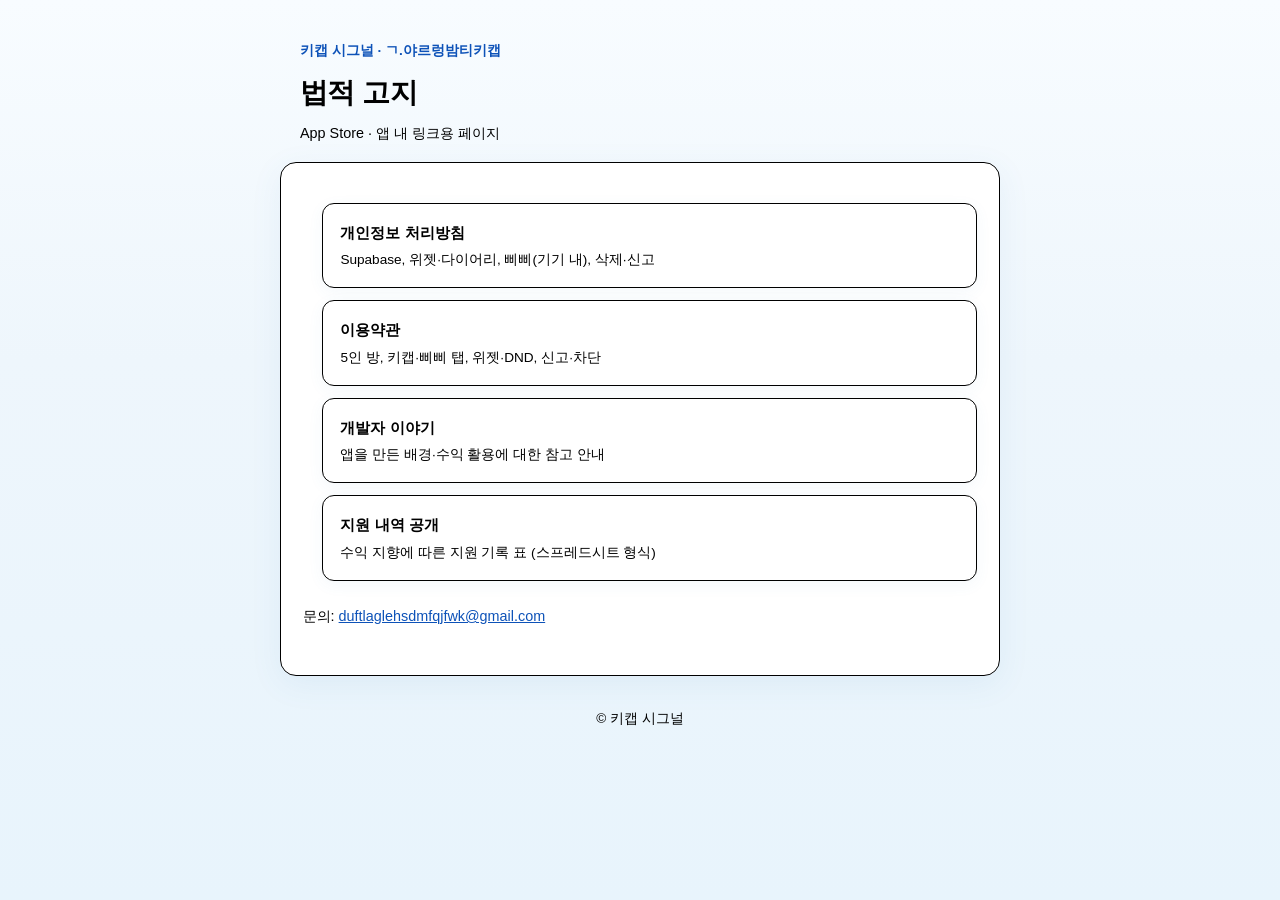
<file: index.html>
<!DOCTYPE html>
<html lang="ko">
<head>
  <meta charset="utf-8">
  <meta http-equiv="refresh" content="0; url=legal/index.html">
  <title>키캡 시그널 — 법적 고지</title>
</head>
<body>
  <p><a href="legal/index.html">법적 고지로 이동</a></p>
</body>
</html>
</file>
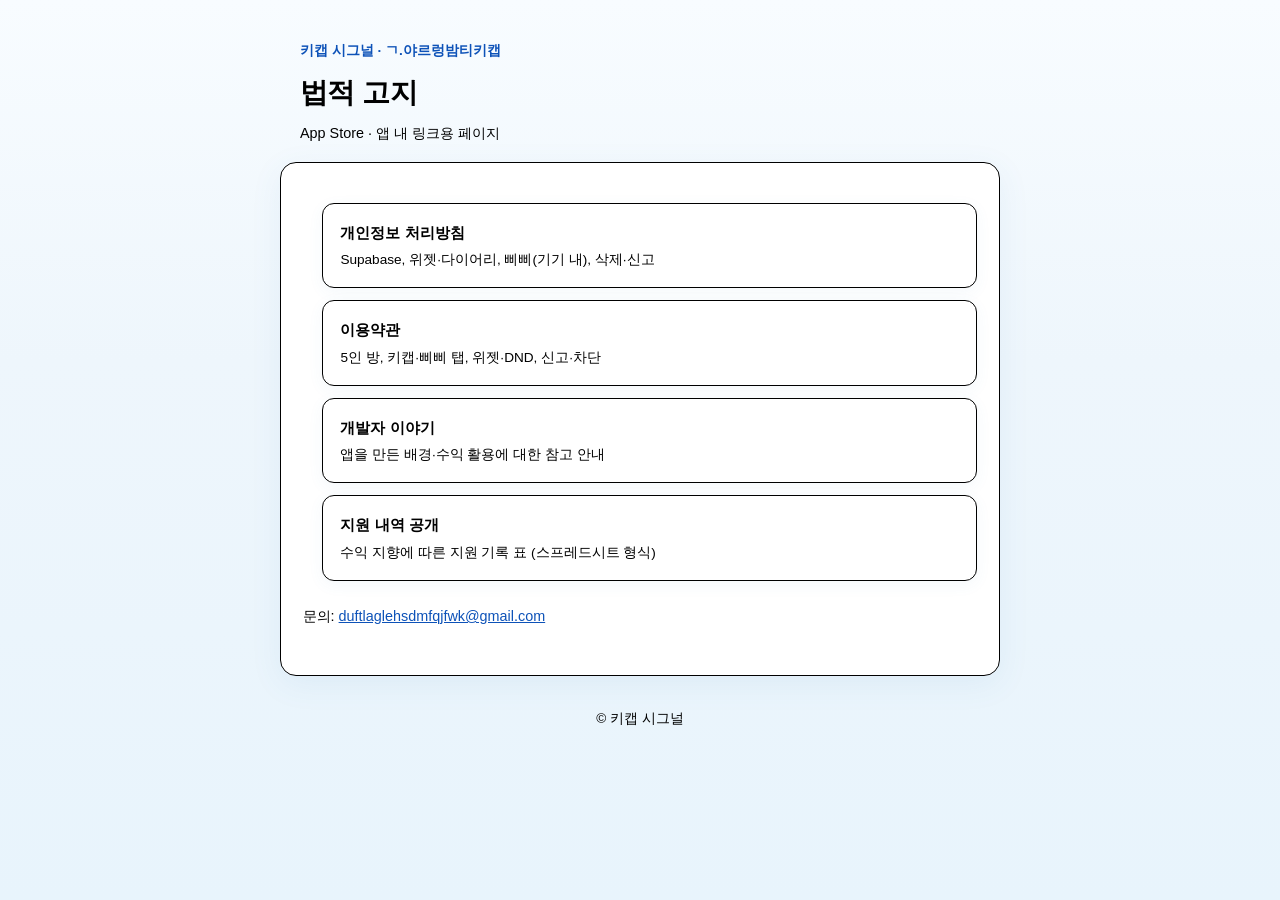
<file: legal/index.html>
<!DOCTYPE html>
<html lang="ko">
<head>
  <meta charset="utf-8">
  <meta name="viewport" content="width=device-width, initial-scale=1">
  <title>법적 고지 — 키캡 시그널</title>
  <link rel="stylesheet" href="style.css">
</head>
<body>
  <header class="site-header">
    <p class="eyebrow">키캡 시그널 · ㄱ.야르렁밤티키캡</p>
    <h1>법적 고지</h1>
    <p class="meta">App Store · 앱 내 링크용 페이지</p>
  </header>

  <main class="content">
    <ul class="card-list">
      <li>
        <a href="privacy.html">
          개인정보 처리방침
          <span>Supabase, 위젯·다이어리, 삐삐(기기 내), 삭제·신고</span>
        </a>
      </li>
      <li>
        <a href="terms.html">
          이용약관
          <span>5인 방, 키캡·삐삐 탭, 위젯·DND, 신고·차단</span>
        </a>
      </li>
      <li>
        <a href="developer-story.html">
          개발자 이야기
          <span>앱을 만든 배경·수익 활용에 대한 참고 안내</span>
        </a>
      </li>
      <li>
        <a href="support-ledger.html">
          지원 내역 공개
          <span>수익 지향에 따른 지원 기록 표 (스프레드시트 형식)</span>
        </a>
      </li>
    </ul>
    <p style="margin-top:1.5rem;font-size:0.9rem;color:var(--muted);">
      문의: <a id="support-mail" href="mailto:duftlaglehsdmfqjfwk@gmail.com">duftlaglehsdmfqjfwk@gmail.com</a>
    </p>
  </main>

  <footer class="site-footer">
    <p class="copy">© 키캡 시그널</p>
  </footer>
  <script src="config.js"></script>
</body>
</html>
</file>
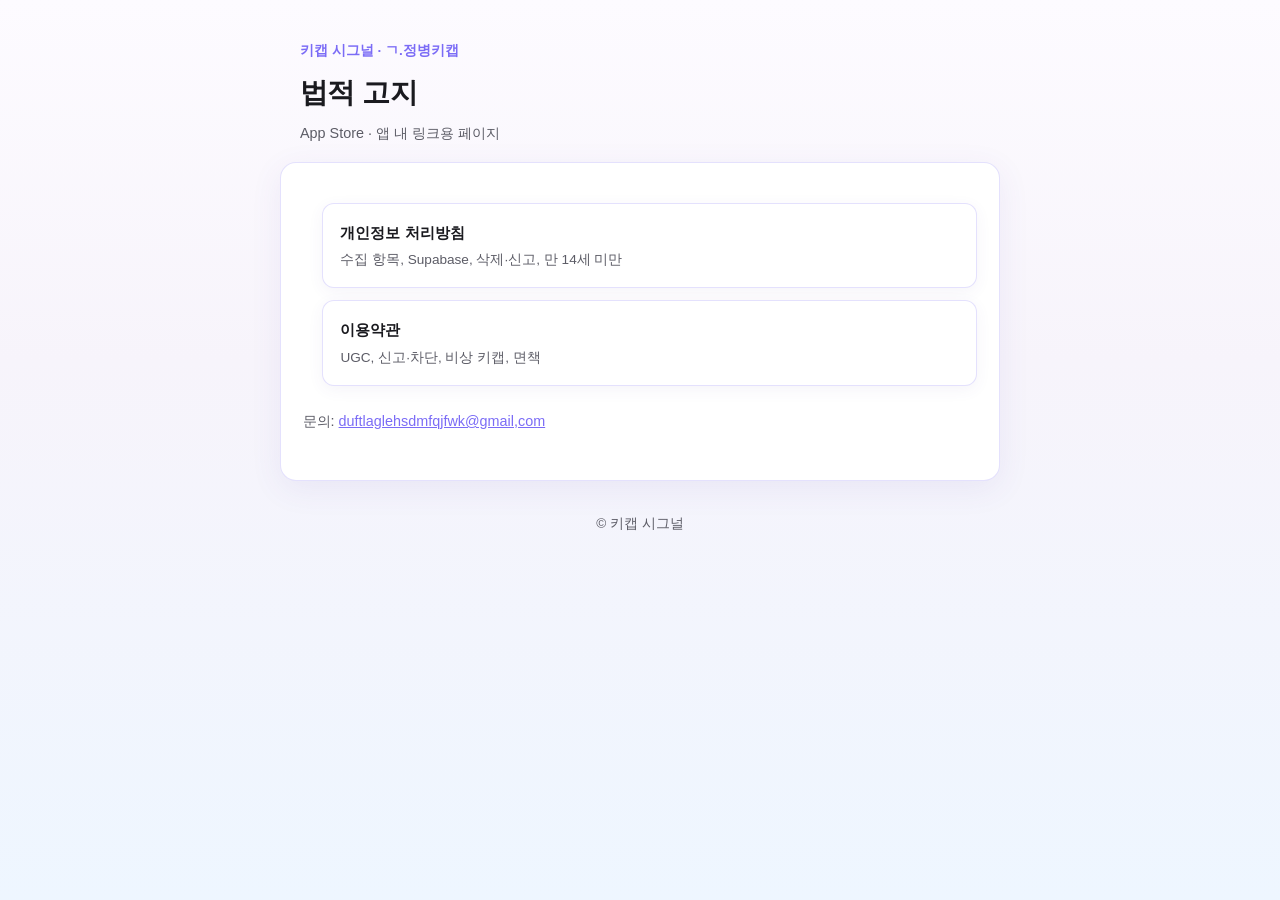
<file: Docs/legal/index.html>
<!DOCTYPE html>
<html lang="ko">
<head>
  <meta charset="utf-8">
  <meta name="viewport" content="width=device-width, initial-scale=1">
  <title>법적 고지 — 키캡 시그널</title>
  <link rel="stylesheet" href="style.css">
</head>
<body>
  <header class="site-header">
    <p class="eyebrow">키캡 시그널 · ㄱ.정병키캡</p>
    <h1>법적 고지</h1>
    <p class="meta">App Store · 앱 내 링크용 페이지</p>
  </header>

  <main class="content">
    <ul class="card-list">
      <li>
        <a href="privacy.html">
          개인정보 처리방침
          <span>수집 항목, Supabase, 삭제·신고, 만 14세 미만</span>
        </a>
      </li>
      <li>
        <a href="terms.html">
          이용약관
          <span>UGC, 신고·차단, 비상 키캡, 면책</span>
        </a>
      </li>
    </ul>
    <p style="margin-top:1.5rem;font-size:0.9rem;color:var(--muted);">
      문의: <a id="support-mail" href="mailto:support@example.com">support@example.com</a>
    </p>
  </main>

  <footer class="site-footer">
    <p class="copy">© 키캡 시그널</p>
  </footer>
  <script src="config.js"></script>
</body>
</html>
</file>
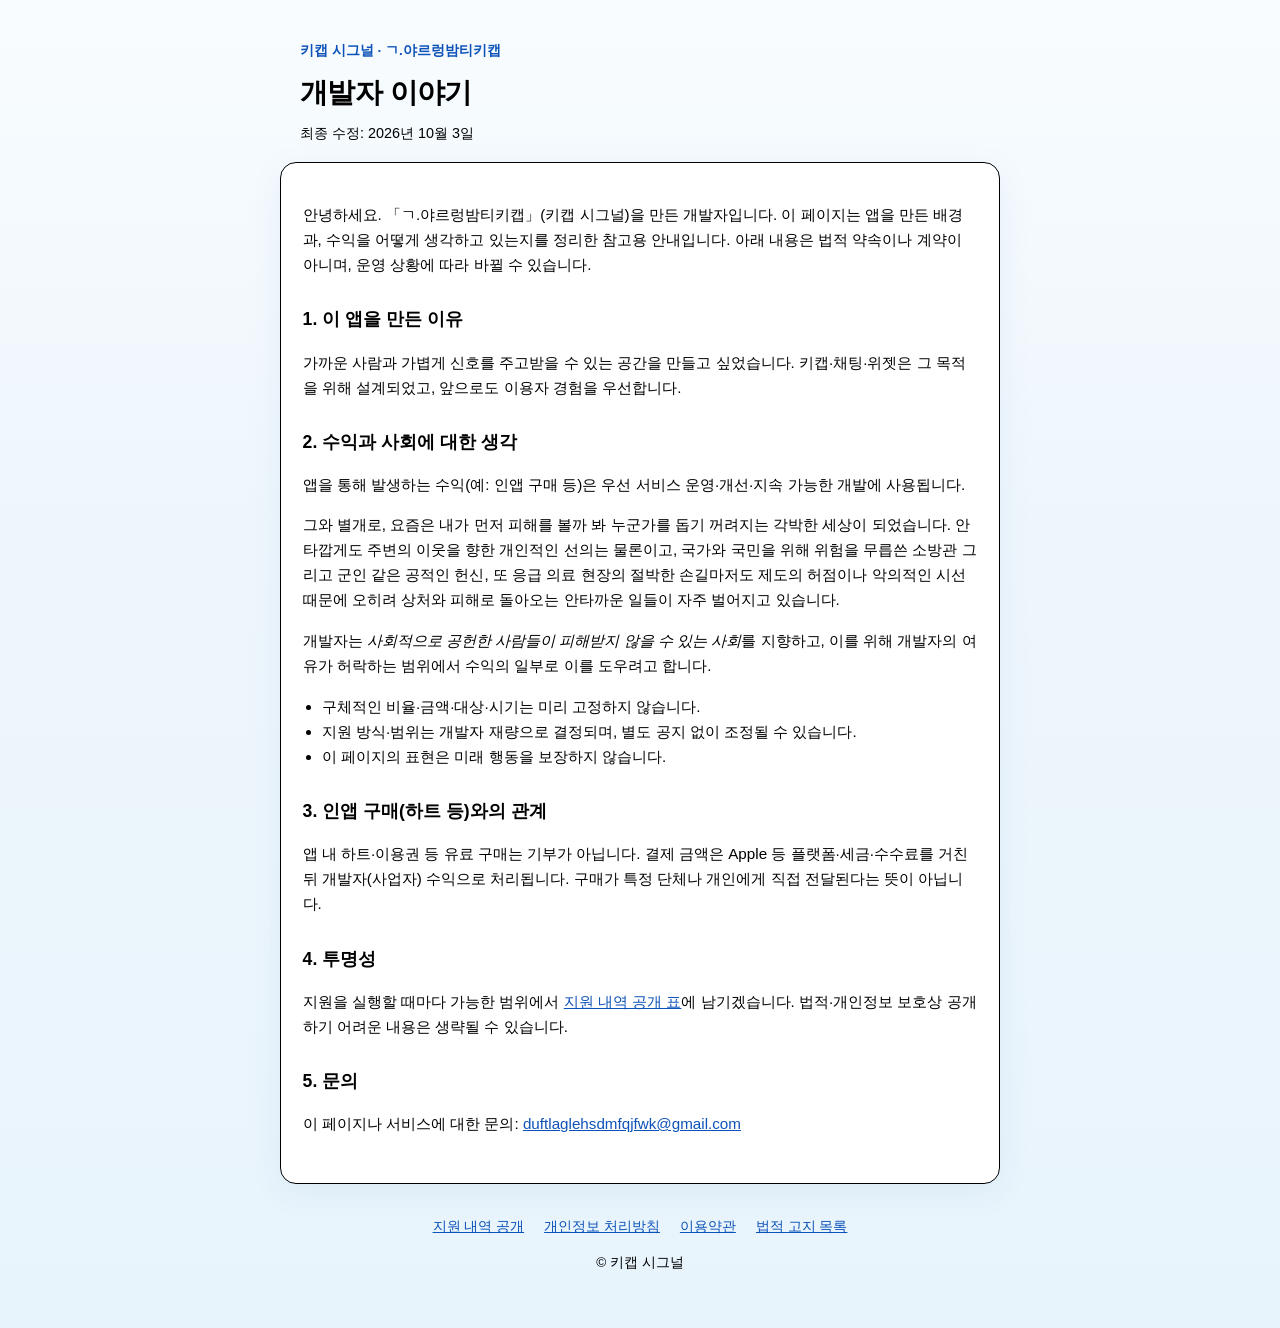
<file: legal/developer-story.html>
<!DOCTYPE html>
<html lang="ko">
<head>
  <meta charset="utf-8">
  <meta name="viewport" content="width=device-width, initial-scale=1">
  <meta name="description" content="키캡 시그널(ㄱ.야르렁밤티키캡) 개발자 이야기">
  <title>개발자 이야기 — 키캡 시그널</title>
  <link rel="stylesheet" href="style.css">
</head>
<body>
  <header class="site-header">
    <p class="eyebrow">키캡 시그널 · ㄱ.야르렁밤티키캡</p>
    <h1>개발자 이야기</h1>
    <p class="meta">최종 수정: 2026년 10월 3일</p>
  </header>

  <main class="content">
    <p>
      안녕하세요. 「ㄱ.야르렁밤티키캡」(키캡 시그널)을 만든 개발자입니다.
      이 페이지는 앱을 만든 배경과, 수익을 어떻게 생각하고 있는지를 정리한 참고용 안내입니다.
      아래 내용은 법적 약속이나 계약이 아니며, 운영 상황에 따라 바뀔 수 있습니다.
    </p>

    <h2>1. 이 앱을 만든 이유</h2>
    <p>
      가까운 사람과 가볍게 신호를 주고받을 수 있는 공간을 만들고 싶었습니다.
      키캡·채팅·위젯은 그 목적을 위해 설계되었고, 앞으로도 이용자 경험을 우선합니다.
    </p>

    <h2>2. 수익과 사회에 대한 생각</h2>
    <p>
      앱을 통해 발생하는 수익(예: 인앱 구매 등)은 우선 서비스 운영·개선·지속 가능한 개발에 사용됩니다.
    </p>
    <p>
      그와 별개로, 요즘은 내가 먼저 피해를 볼까 봐 누군가를 돕기 꺼려지는 각박한 세상이 되었습니다.
      안타깝게도 주변의 이웃을 향한 개인적인 선의는 물론이고, 국가와 국민을 위해 위험을 무릅쓴 소방관 그리고 군인 같은 공적인 헌신,
      또 응급 의료 현장의 절박한 손길마저도 제도의 허점이나 악의적인 시선 때문에 오히려 상처와 피해로 돌아오는 안타까운 일들이 자주 벌어지고 있습니다.
    </p>
    <p>
      개발자는 <em>사회적으로 공헌한 사람들이 피해받지 않을 수 있는 사회</em>를 지향하고,
      이를 위해 개발자의 여유가 허락하는 범위에서 수익의 일부로 이를 도우려고 합니다.
    </p>
    <ul>
      <li>구체적인 비율·금액·대상·시기는 미리 고정하지 않습니다.</li>
      <li>지원 방식·범위는 개발자 재량으로 결정되며, 별도 공지 없이 조정될 수 있습니다.</li>
      <li>이 페이지의 표현은 미래 행동을 보장하지 않습니다.</li>
    </ul>

    <h2>3. 인앱 구매(하트 등)와의 관계</h2>
    <p>
      앱 내 하트·이용권 등 유료 구매는 기부가 아닙니다.
      결제 금액은 Apple 등 플랫폼·세금·수수료를 거친 뒤 개발자(사업자) 수익으로 처리됩니다.
      구매가 특정 단체나 개인에게 직접 전달된다는 뜻이 아닙니다.
    </p>

    <h2>4. 투명성</h2>
    <p>
      지원을 실행할 때마다 가능한 범위에서
      <a href="support-ledger.html">지원 내역 공개 표</a>에 남기겠습니다.
      법적·개인정보 보호상 공개하기 어려운 내용은 생략될 수 있습니다.
    </p>

    <h2>5. 문의</h2>
    <p>
      이 페이지나 서비스에 대한 문의:
      <a id="support-mail" href="mailto:duftlaglehsdmfqjfwk@gmail.com">duftlaglehsdmfqjfwk@gmail.com</a>
    </p>
  </main>

  <footer class="site-footer">
    <nav>
      <a href="support-ledger.html">지원 내역 공개</a>
      <a href="privacy.html">개인정보 처리방침</a>
      <a href="terms.html">이용약관</a>
      <a href="index.html">법적 고지 목록</a>
    </nav>
    <p class="copy">© 키캡 시그널</p>
  </footer>
  <script src="config.js"></script>
</body>
</html>
</file>
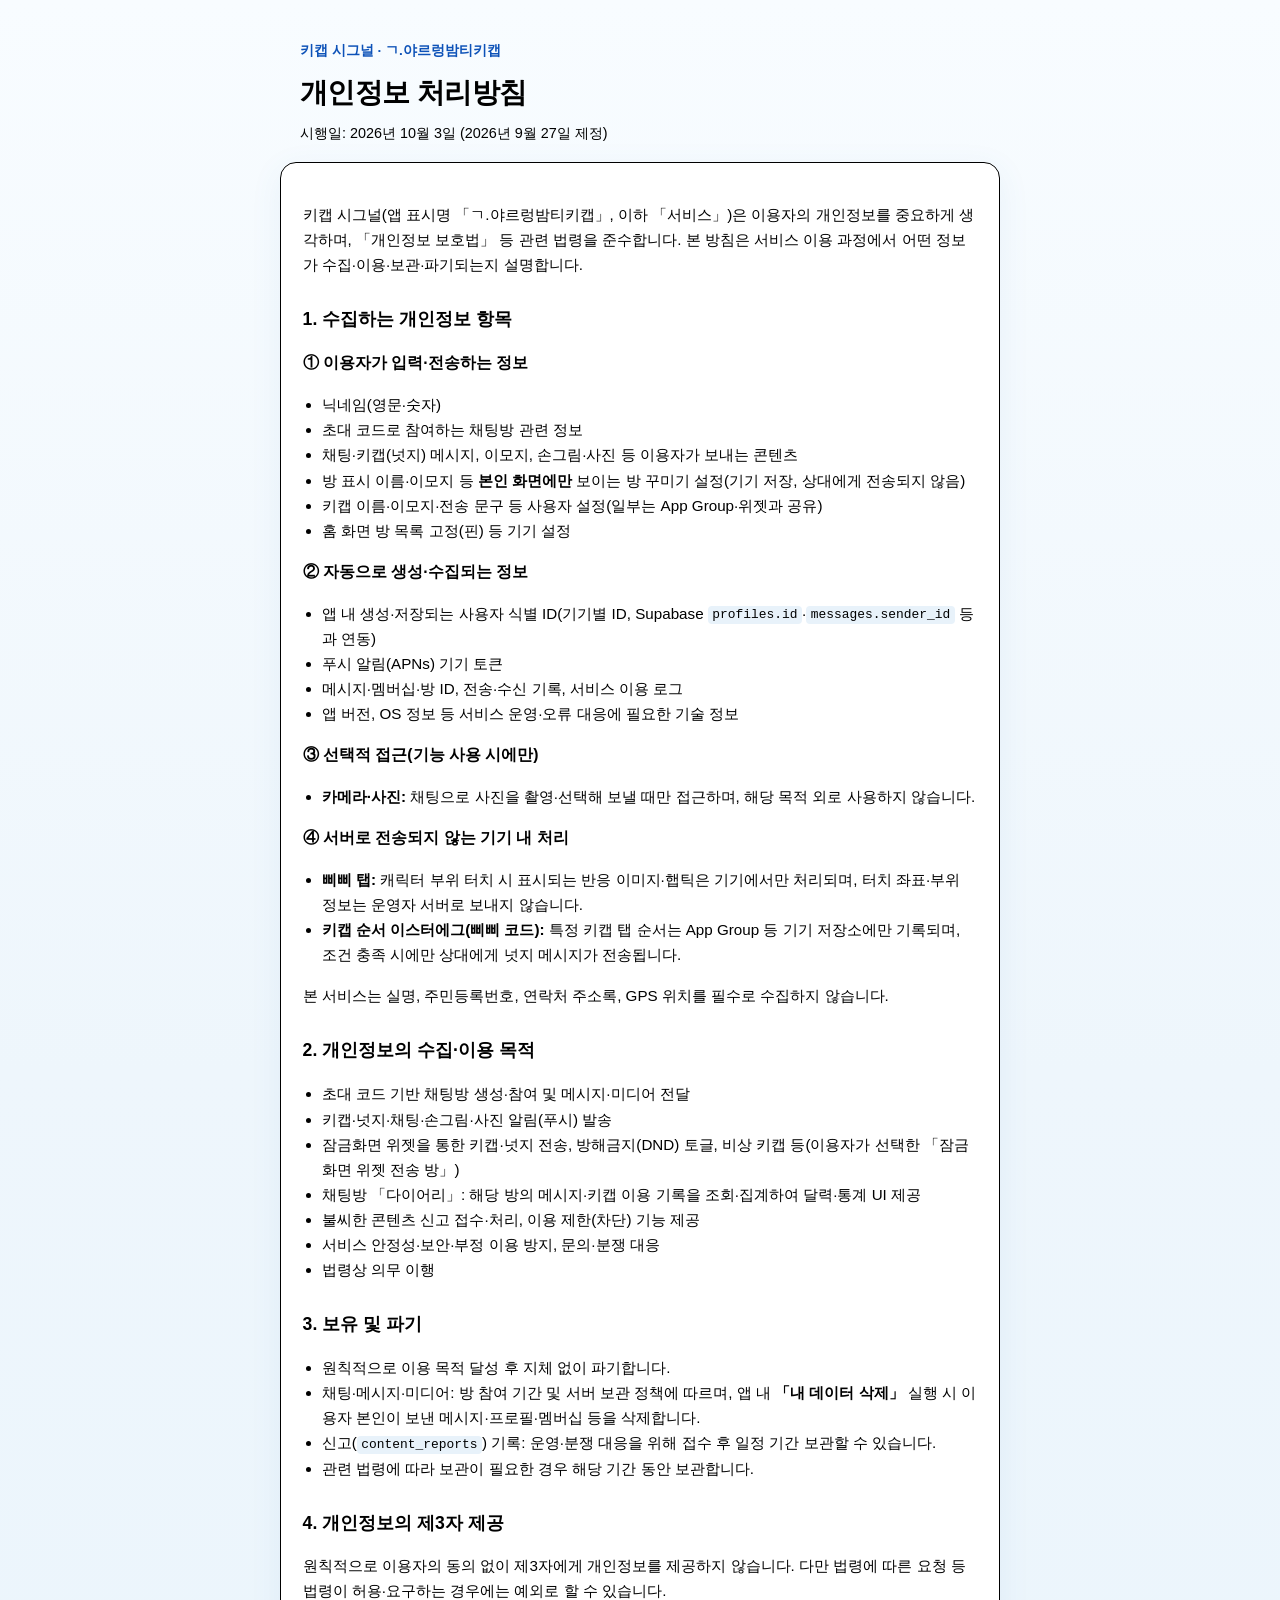
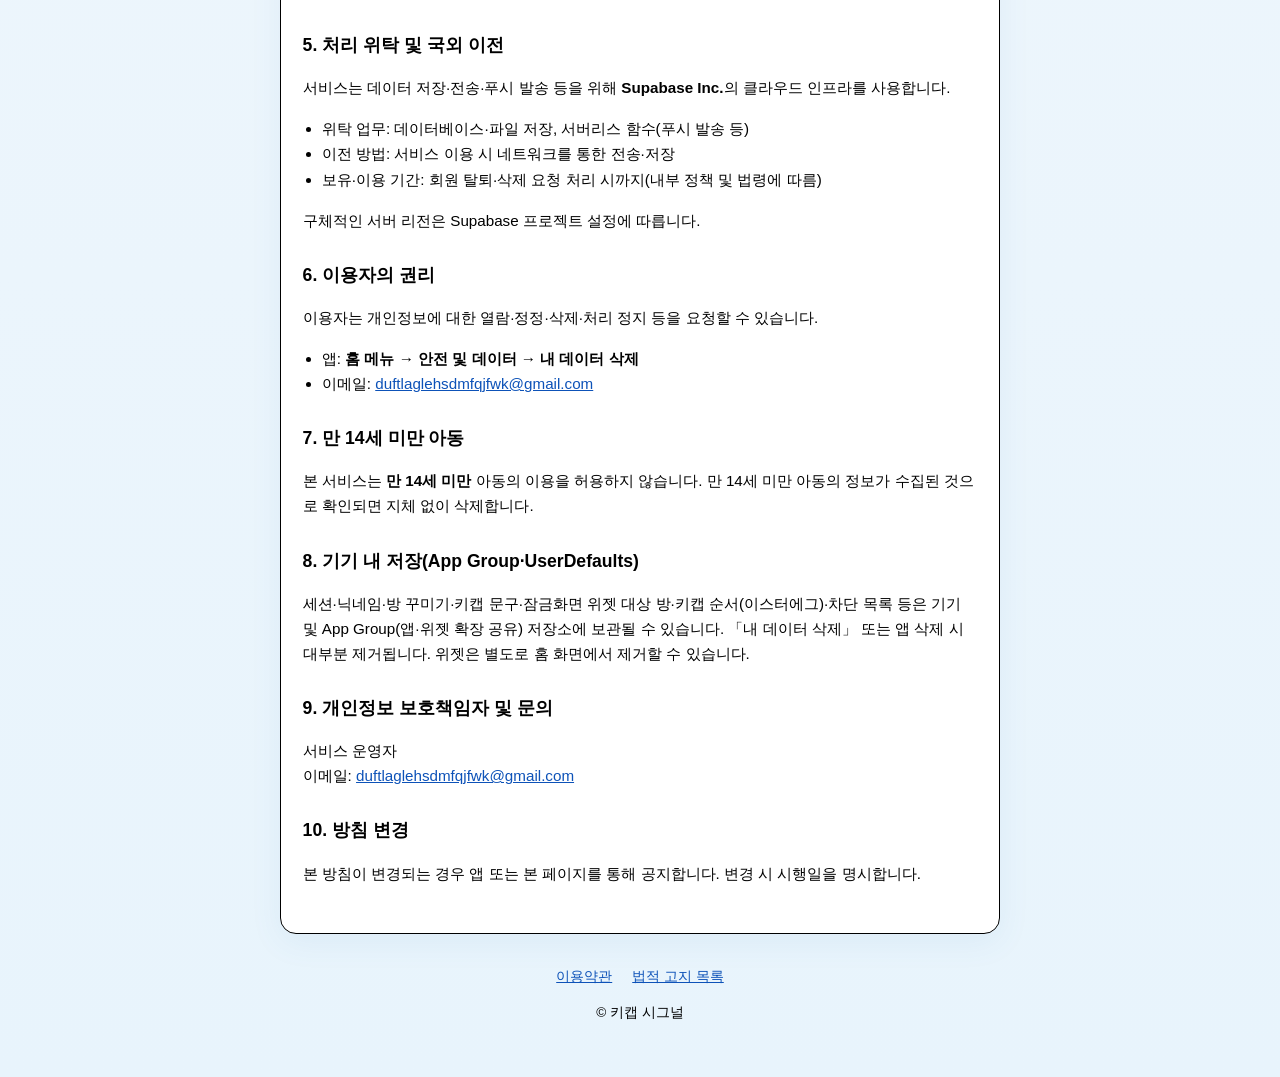
<file: legal/privacy.html>
<!DOCTYPE html>
<html lang="ko">
<head>
  <meta charset="utf-8">
  <meta name="viewport" content="width=device-width, initial-scale=1">
  <meta name="description" content="키캡 시그널(ㄱ.야르렁밤티키캡) 개인정보 처리방침">
  <title>개인정보 처리방침 — 키캡 시그널</title>
  <link rel="stylesheet" href="style.css">
</head>
<body>
  <header class="site-header">
    <p class="eyebrow">키캡 시그널 · ㄱ.야르렁밤티키캡</p>
    <h1>개인정보 처리방침</h1>
    <p class="meta">시행일: 2026년 10월 3일 (2026년 9월 27일 제정)</p>
  </header>

  <main class="content">
    <p>
      키캡 시그널(앱 표시명 「ㄱ.야르렁밤티키캡」, 이하 「서비스」)은 이용자의 개인정보를 중요하게 생각하며,
      「개인정보 보호법」 등 관련 법령을 준수합니다.
      본 방침은 서비스 이용 과정에서 어떤 정보가 수집·이용·보관·파기되는지 설명합니다.
    </p>

    <h2>1. 수집하는 개인정보 항목</h2>
    <h3>① 이용자가 입력·전송하는 정보</h3>
    <ul>
      <li>닉네임(영문·숫자)</li>
      <li>초대 코드로 참여하는 채팅방 관련 정보</li>
      <li>채팅·키캡(넛지) 메시지, 이모지, 손그림·사진 등 이용자가 보내는 콘텐츠</li>
      <li>방 표시 이름·이모지 등 <strong>본인 화면에만</strong> 보이는 방 꾸미기 설정(기기 저장, 상대에게 전송되지 않음)</li>
      <li>키캡 이름·이모지·전송 문구 등 사용자 설정(일부는 App Group·위젯과 공유)</li>
      <li>홈 화면 방 목록 고정(핀) 등 기기 설정</li>
    </ul>
    <h3>② 자동으로 생성·수집되는 정보</h3>
    <ul>
      <li>앱 내 생성·저장되는 사용자 식별 ID(기기별 ID, Supabase <code>profiles.id</code>·<code>messages.sender_id</code> 등과 연동)</li>
      <li>푸시 알림(APNs) 기기 토큰</li>
      <li>메시지·멤버십·방 ID, 전송·수신 기록, 서비스 이용 로그</li>
      <li>앱 버전, OS 정보 등 서비스 운영·오류 대응에 필요한 기술 정보</li>
    </ul>
    <h3>③ 선택적 접근(기능 사용 시에만)</h3>
    <ul>
      <li><strong>카메라·사진:</strong> 채팅으로 사진을 촬영·선택해 보낼 때만 접근하며, 해당 목적 외로 사용하지 않습니다.</li>
    </ul>
    <h3>④ 서버로 전송되지 않는 기기 내 처리</h3>
    <ul>
      <li><strong>삐삐 탭:</strong> 캐릭터 부위 터치 시 표시되는 반응 이미지·햅틱은 기기에서만 처리되며, 터치 좌표·부위 정보는 운영자 서버로 보내지 않습니다.</li>
      <li><strong>키캡 순서 이스터에그(삐삐 코드):</strong> 특정 키캡 탭 순서는 App Group 등 기기 저장소에만 기록되며, 조건 충족 시에만 상대에게 넛지 메시지가 전송됩니다.</li>
    </ul>
    <p>본 서비스는 실명, 주민등록번호, 연락처 주소록, GPS 위치를 필수로 수집하지 않습니다.</p>

    <h2>2. 개인정보의 수집·이용 목적</h2>
    <ul>
      <li>초대 코드 기반 채팅방 생성·참여 및 메시지·미디어 전달</li>
      <li>키캡·넛지·채팅·손그림·사진 알림(푸시) 발송</li>
      <li>잠금화면 위젯을 통한 키캡·넛지 전송, 방해금지(DND) 토글, 비상 키캡 등(이용자가 선택한 「잠금화면 위젯 전송 방」)</li>
      <li>채팅방 「다이어리」: 해당 방의 메시지·키캡 이용 기록을 조회·집계하여 달력·통계 UI 제공</li>
      <li>불씨한 콘텐츠 신고 접수·처리, 이용 제한(차단) 기능 제공</li>
      <li>서비스 안정성·보안·부정 이용 방지, 문의·분쟁 대응</li>
      <li>법령상 의무 이행</li>
    </ul>

    <h2>3. 보유 및 파기</h2>
    <ul>
      <li>원칙적으로 이용 목적 달성 후 지체 없이 파기합니다.</li>
      <li>채팅·메시지·미디어: 방 참여 기간 및 서버 보관 정책에 따르며, 앱 내 <strong>「내 데이터 삭제」</strong> 실행 시 이용자 본인이 보낸 메시지·프로필·멤버십 등을 삭제합니다.</li>
      <li>신고(<code>content_reports</code>) 기록: 운영·분쟁 대응을 위해 접수 후 일정 기간 보관할 수 있습니다.</li>
      <li>관련 법령에 따라 보관이 필요한 경우 해당 기간 동안 보관합니다.</li>
    </ul>

    <h2>4. 개인정보의 제3자 제공</h2>
    <p>
      원칙적으로 이용자의 동의 없이 제3자에게 개인정보를 제공하지 않습니다.
      다만 법령에 따른 요청 등 법령이 허용·요구하는 경우에는 예외로 할 수 있습니다.
    </p>

    <h2>5. 처리 위탁 및 국외 이전</h2>
    <p>
      서비스는 데이터 저장·전송·푸시 발송 등을 위해 <strong>Supabase Inc.</strong>의 클라우드 인프라를 사용합니다.
    </p>
    <ul>
      <li>위탁 업무: 데이터베이스·파일 저장, 서버리스 함수(푸시 발송 등)</li>
      <li>이전 방법: 서비스 이용 시 네트워크를 통한 전송·저장</li>
      <li>보유·이용 기간: 회원 탈퇴·삭제 요청 처리 시까지(내부 정책 및 법령에 따름)</li>
    </ul>
    <p>구체적인 서버 리전은 Supabase 프로젝트 설정에 따릅니다.</p>

    <h2>6. 이용자의 권리</h2>
    <p>
      이용자는 개인정보에 대한 열람·정정·삭제·처리 정지 등을 요청할 수 있습니다.
    </p>
    <ul>
      <li>앱: <strong>홈 메뉴 → 안전 및 데이터 → 내 데이터 삭제</strong></li>
      <li>이메일: <a id="support-mail" href="mailto:duftlaglehsdmfqjfwk@gmail.com">duftlaglehsdmfqjfwk@gmail.com</a></li>
    </ul>

    <h2>7. 만 14세 미만 아동</h2>
    <p>
      본 서비스는 <strong>만 14세 미만</strong> 아동의 이용을 허용하지 않습니다.
      만 14세 미만 아동의 정보가 수집된 것으로 확인되면 지체 없이 삭제합니다.
    </p>

    <h2>8. 기기 내 저장(App Group·UserDefaults)</h2>
    <p>
      세션·닉네임·방 꾸미기·키캡 문구·잠금화면 위젯 대상 방·키캡 순서(이스터에그)·차단 목록 등은 기기 및 App Group(앱·위젯 확장 공유) 저장소에 보관될 수 있습니다.
      「내 데이터 삭제」 또는 앱 삭제 시 대부분 제거됩니다. 위젯은 별도로 홈 화면에서 제거할 수 있습니다.
    </p>

    <h2>9. 개인정보 보호책임자 및 문의</h2>
    <p>
      서비스 운영자<br>
      이메일: <a href="mailto:duftlaglehsdmfqjfwk@gmail.com">duftlaglehsdmfqjfwk@gmail.com</a>
    </p>

    <h2>10. 방침 변경</h2>
    <p>
      본 방침이 변경되는 경우 앱 또는 본 페이지를 통해 공지합니다.
      변경 시 시행일을 명시합니다.
    </p>
  </main>

  <footer class="site-footer">
    <nav>
      <a href="terms.html">이용약관</a>
      <a href="index.html">법적 고지 목록</a>
    </nav>
    <p class="copy">© 키캡 시그널</p>
  </footer>
  <script src="config.js"></script>
</body>
</html>
</file>
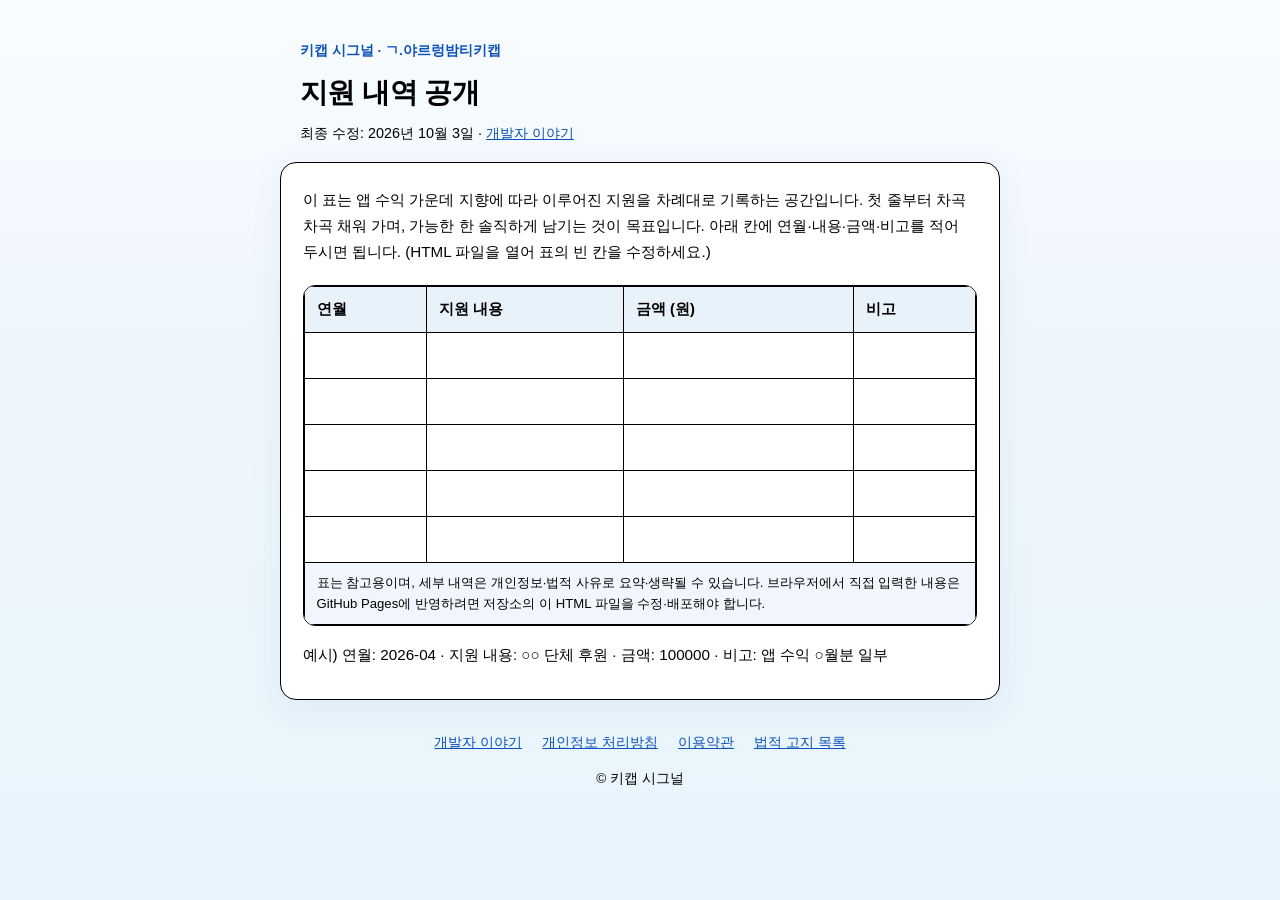
<file: legal/support-ledger.html>
<!DOCTYPE html>
<html lang="ko">
<head>
  <meta charset="utf-8">
  <meta name="viewport" content="width=device-width, initial-scale=1">
  <meta name="description" content="키캡 시그널 지원 내역 공개 표">
  <title>지원 내역 공개 — 키캡 시그널</title>
  <link rel="stylesheet" href="style.css">
</head>
<body>
  <header class="site-header">
    <p class="eyebrow">키캡 시그널 · ㄱ.야르렁밤티키캡</p>
    <h1>지원 내역 공개</h1>
    <p class="meta">최종 수정: 2026년 10월 3일 · <a href="developer-story.html">개발자 이야기</a></p>
  </header>

  <main class="content">
    <p class="ledger-intro">
      이 표는 앱 수익 가운데 지향에 따라 이루어진 지원을 차례대로 기록하는 공간입니다.
      첫 줄부터 차곡차곡 채워 가며, 가능한 한 솔직하게 남기는 것이 목표입니다.
      아래 칸에 연월·내용·금액·비고를 적어 두시면 됩니다. (HTML 파일을 열어 표의 빈 칸을 수정하세요.)
    </p>

    <div class="ledger-scroll">
      <table class="ledger-table" aria-label="지원 내역">
        <thead>
          <tr>
            <th scope="col">연월</th>
            <th scope="col">지원 내용</th>
            <th scope="col">금액 (원)</th>
            <th scope="col">비고</th>
          </tr>
        </thead>
        <tbody>
          <!-- 새 행 추가: 아래 <tr> … </tr> 블록을 복사해 붙여 넣으세요 -->
          <tr>
            <td contenteditable="true" spellcheck="false"></td>
            <td contenteditable="true" spellcheck="false"></td>
            <td contenteditable="true" spellcheck="false" class="ledger-num"></td>
            <td contenteditable="true" spellcheck="false"></td>
          </tr>
          <tr>
            <td contenteditable="true" spellcheck="false"></td>
            <td contenteditable="true" spellcheck="false"></td>
            <td contenteditable="true" spellcheck="false" class="ledger-num"></td>
            <td contenteditable="true" spellcheck="false"></td>
          </tr>
          <tr>
            <td contenteditable="true" spellcheck="false"></td>
            <td contenteditable="true" spellcheck="false"></td>
            <td contenteditable="true" spellcheck="false" class="ledger-num"></td>
            <td contenteditable="true" spellcheck="false"></td>
          </tr>
          <tr>
            <td contenteditable="true" spellcheck="false"></td>
            <td contenteditable="true" spellcheck="false"></td>
            <td contenteditable="true" spellcheck="false" class="ledger-num"></td>
            <td contenteditable="true" spellcheck="false"></td>
          </tr>
          <tr>
            <td contenteditable="true" spellcheck="false"></td>
            <td contenteditable="true" spellcheck="false"></td>
            <td contenteditable="true" spellcheck="false" class="ledger-num"></td>
            <td contenteditable="true" spellcheck="false"></td>
          </tr>
        </tbody>
        <tfoot>
          <tr>
            <td colspan="4" class="ledger-footnote">
              표는 참고용이며, 세부 내역은 개인정보·법적 사유로 요약·생략될 수 있습니다.
              브라우저에서 직접 입력한 내용은 GitHub Pages에 반영하려면 저장소의 이 HTML 파일을 수정·배포해야 합니다.
            </td>
          </tr>
        </tfoot>
      </table>
    </div>

    <p class="ledger-hint">
      예시) 연월: 2026-04 · 지원 내용: ○○ 단체 후원 · 금액: 100000 · 비고: 앱 수익 ○월분 일부
    </p>
  </main>

  <footer class="site-footer">
    <nav>
      <a href="developer-story.html">개발자 이야기</a>
      <a href="privacy.html">개인정보 처리방침</a>
      <a href="terms.html">이용약관</a>
      <a href="index.html">법적 고지 목록</a>
    </nav>
    <p class="copy">© 키캡 시그널</p>
  </footer>
  <script src="config.js"></script>
</body>
</html>
</file>
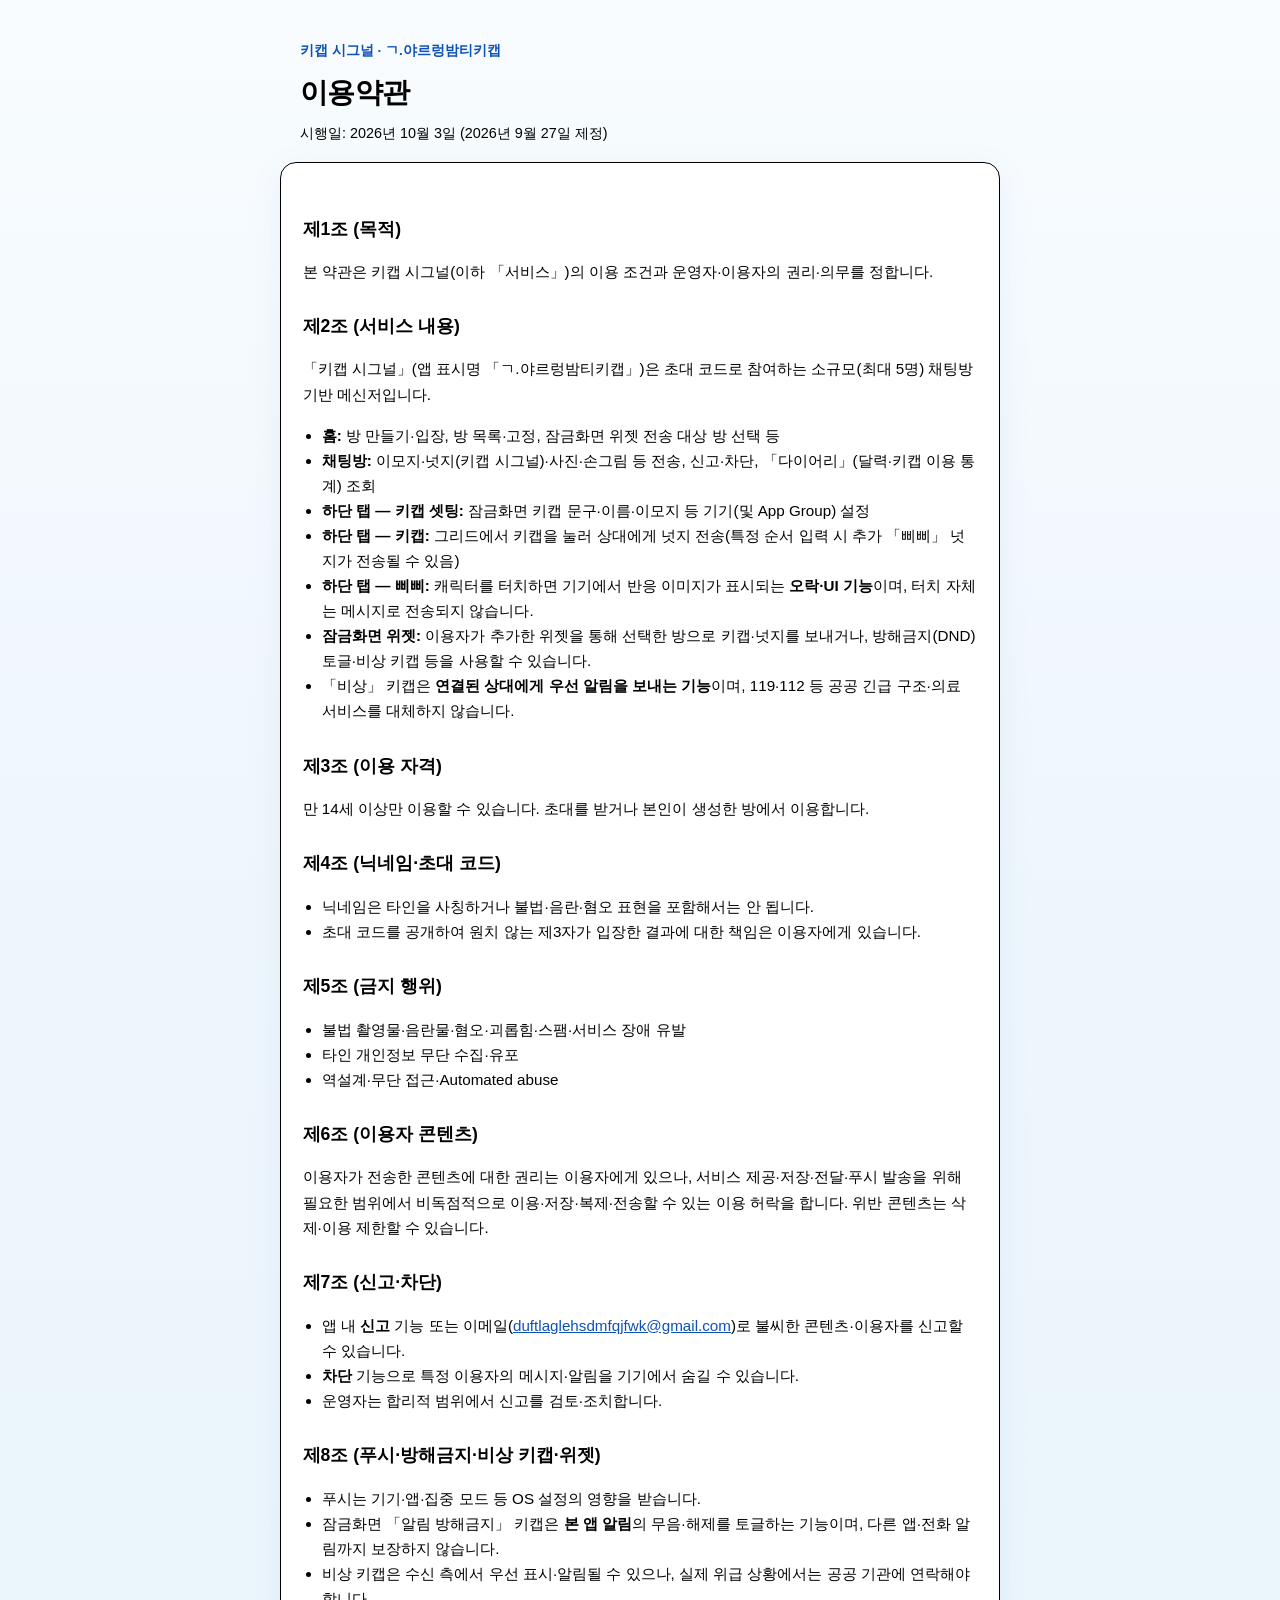
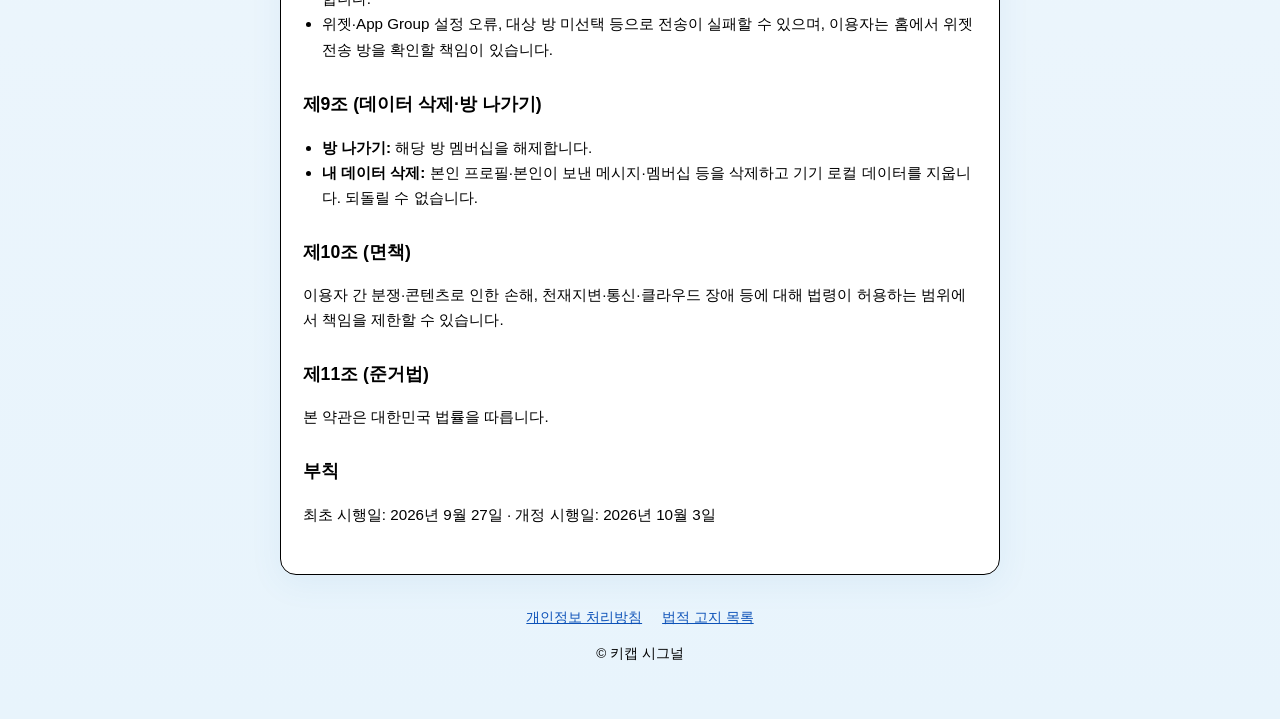
<file: legal/terms.html>
<!DOCTYPE html>
<html lang="ko">
<head>
  <meta charset="utf-8">
  <meta name="viewport" content="width=device-width, initial-scale=1">
  <meta name="description" content="키캡 시그널(ㄱ.야르렁밤티키캡) 이용약관">
  <title>이용약관 — 키캡 시그널</title>
  <link rel="stylesheet" href="style.css">
</head>
<body>
  <header class="site-header">
    <p class="eyebrow">키캡 시그널 · ㄱ.야르렁밤티키캡</p>
    <h1>이용약관</h1>
    <p class="meta">시행일: 2026년 10월 3일 (2026년 9월 27일 제정)</p>
  </header>

  <main class="content">
    <h2>제1조 (목적)</h2>
    <p>본 약관은 키캡 시그널(이하 「서비스」)의 이용 조건과 운영자·이용자의 권리·의무를 정합니다.</p>

    <h2>제2조 (서비스 내용)</h2>
    <p>
      「키캡 시그널」(앱 표시명 「ㄱ.야르렁밤티키캡」)은 초대 코드로 참여하는 소규모(최대 5명) 채팅방 기반 메신저입니다.
    </p>
    <ul>
      <li><strong>홈:</strong> 방 만들기·입장, 방 목록·고정, 잠금화면 위젯 전송 대상 방 선택 등</li>
      <li><strong>채팅방:</strong> 이모지·넛지(키캡 시그널)·사진·손그림 등 전송, 신고·차단, 「다이어리」(달력·키캡 이용 통계) 조회</li>
      <li><strong>하단 탭 — 키캡 셋팅:</strong> 잠금화면 키캡 문구·이름·이모지 등 기기(및 App Group) 설정</li>
      <li><strong>하단 탭 — 키캡:</strong> 그리드에서 키캡을 눌러 상대에게 넛지 전송(특정 순서 입력 시 추가 「삐삐」 넛지가 전송될 수 있음)</li>
      <li><strong>하단 탭 — 삐삐:</strong> 캐릭터를 터치하면 기기에서 반응 이미지가 표시되는 <strong>오락·UI 기능</strong>이며, 터치 자체는 메시지로 전송되지 않습니다.</li>
      <li><strong>잠금화면 위젯:</strong> 이용자가 추가한 위젯을 통해 선택한 방으로 키캡·넛지를 보내거나, 방해금지(DND) 토글·비상 키캡 등을 사용할 수 있습니다.</li>
      <li>「비상」 키캡은 <strong>연결된 상대에게 우선 알림을 보내는 기능</strong>이며, 119·112 등 공공 긴급 구조·의료 서비스를 대체하지 않습니다.</li>
    </ul>

    <h2>제3조 (이용 자격)</h2>
    <p>만 14세 이상만 이용할 수 있습니다. 초대를 받거나 본인이 생성한 방에서 이용합니다.</p>

    <h2>제4조 (닉네임·초대 코드)</h2>
    <ul>
      <li>닉네임은 타인을 사칭하거나 불법·음란·혐오 표현을 포함해서는 안 됩니다.</li>
      <li>초대 코드를 공개하여 원치 않는 제3자가 입장한 결과에 대한 책임은 이용자에게 있습니다.</li>
    </ul>

    <h2>제5조 (금지 행위)</h2>
    <ul>
      <li>불법 촬영물·음란물·혐오·괴롭힘·스팸·서비스 장애 유발</li>
      <li>타인 개인정보 무단 수집·유포</li>
      <li>역설계·무단 접근·Automated abuse</li>
    </ul>

    <h2>제6조 (이용자 콘텐츠)</h2>
    <p>
      이용자가 전송한 콘텐츠에 대한 권리는 이용자에게 있으나,
      서비스 제공·저장·전달·푸시 발송을 위해 필요한 범위에서 비독점적으로 이용·저장·복제·전송할 수 있는 이용 허락을 합니다.
      위반 콘텐츠는 삭제·이용 제한할 수 있습니다.
    </p>

    <h2>제7조 (신고·차단)</h2>
    <ul>
      <li>앱 내 <strong>신고</strong> 기능 또는 이메일(<a id="support-mail" href="mailto:duftlaglehsdmfqjfwk@gmail.com">duftlaglehsdmfqjfwk@gmail.com</a>)로 불씨한 콘텐츠·이용자를 신고할 수 있습니다.</li>
      <li><strong>차단</strong> 기능으로 특정 이용자의 메시지·알림을 기기에서 숨길 수 있습니다.</li>
      <li>운영자는 합리적 범위에서 신고를 검토·조치합니다.</li>
    </ul>

    <h2>제8조 (푸시·방해금지·비상 키캡·위젯)</h2>
    <ul>
      <li>푸시는 기기·앱·집중 모드 등 OS 설정의 영향을 받습니다.</li>
      <li>잠금화면 「알림 방해금지」 키캡은 <strong>본 앱 알림</strong>의 무음·해제를 토글하는 기능이며, 다른 앱·전화 알림까지 보장하지 않습니다.</li>
      <li>비상 키캡은 수신 측에서 우선 표시·알림될 수 있으나, 실제 위급 상황에서는 공공 기관에 연락해야 합니다.</li>
      <li>위젯·App Group 설정 오류, 대상 방 미선택 등으로 전송이 실패할 수 있으며, 이용자는 홈에서 위젯 전송 방을 확인할 책임이 있습니다.</li>
    </ul>

    <h2>제9조 (데이터 삭제·방 나가기)</h2>
    <ul>
      <li><strong>방 나가기:</strong> 해당 방 멤버십을 해제합니다.</li>
      <li><strong>내 데이터 삭제:</strong> 본인 프로필·본인이 보낸 메시지·멤버십 등을 삭제하고 기기 로컬 데이터를 지웁니다. 되돌릴 수 없습니다.</li>
    </ul>

    <h2>제10조 (면책)</h2>
    <p>
      이용자 간 분쟁·콘텐츠로 인한 손해, 천재지변·통신·클라우드 장애 등에 대해
      법령이 허용하는 범위에서 책임을 제한할 수 있습니다.
    </p>

    <h2>제11조 (준거법)</h2>
    <p>본 약관은 대한민국 법률을 따릅니다.</p>

    <h2>부칙</h2>
    <p>최초 시행일: 2026년 9월 27일 · 개정 시행일: 2026년 10월 3일</p>
  </main>

  <footer class="site-footer">
    <nav>
      <a href="privacy.html">개인정보 처리방침</a>
      <a href="index.html">법적 고지 목록</a>
    </nav>
    <p class="copy">© 키캡 시그널</p>
  </footer>
  <script src="config.js"></script>
</body>
</html>
</file>
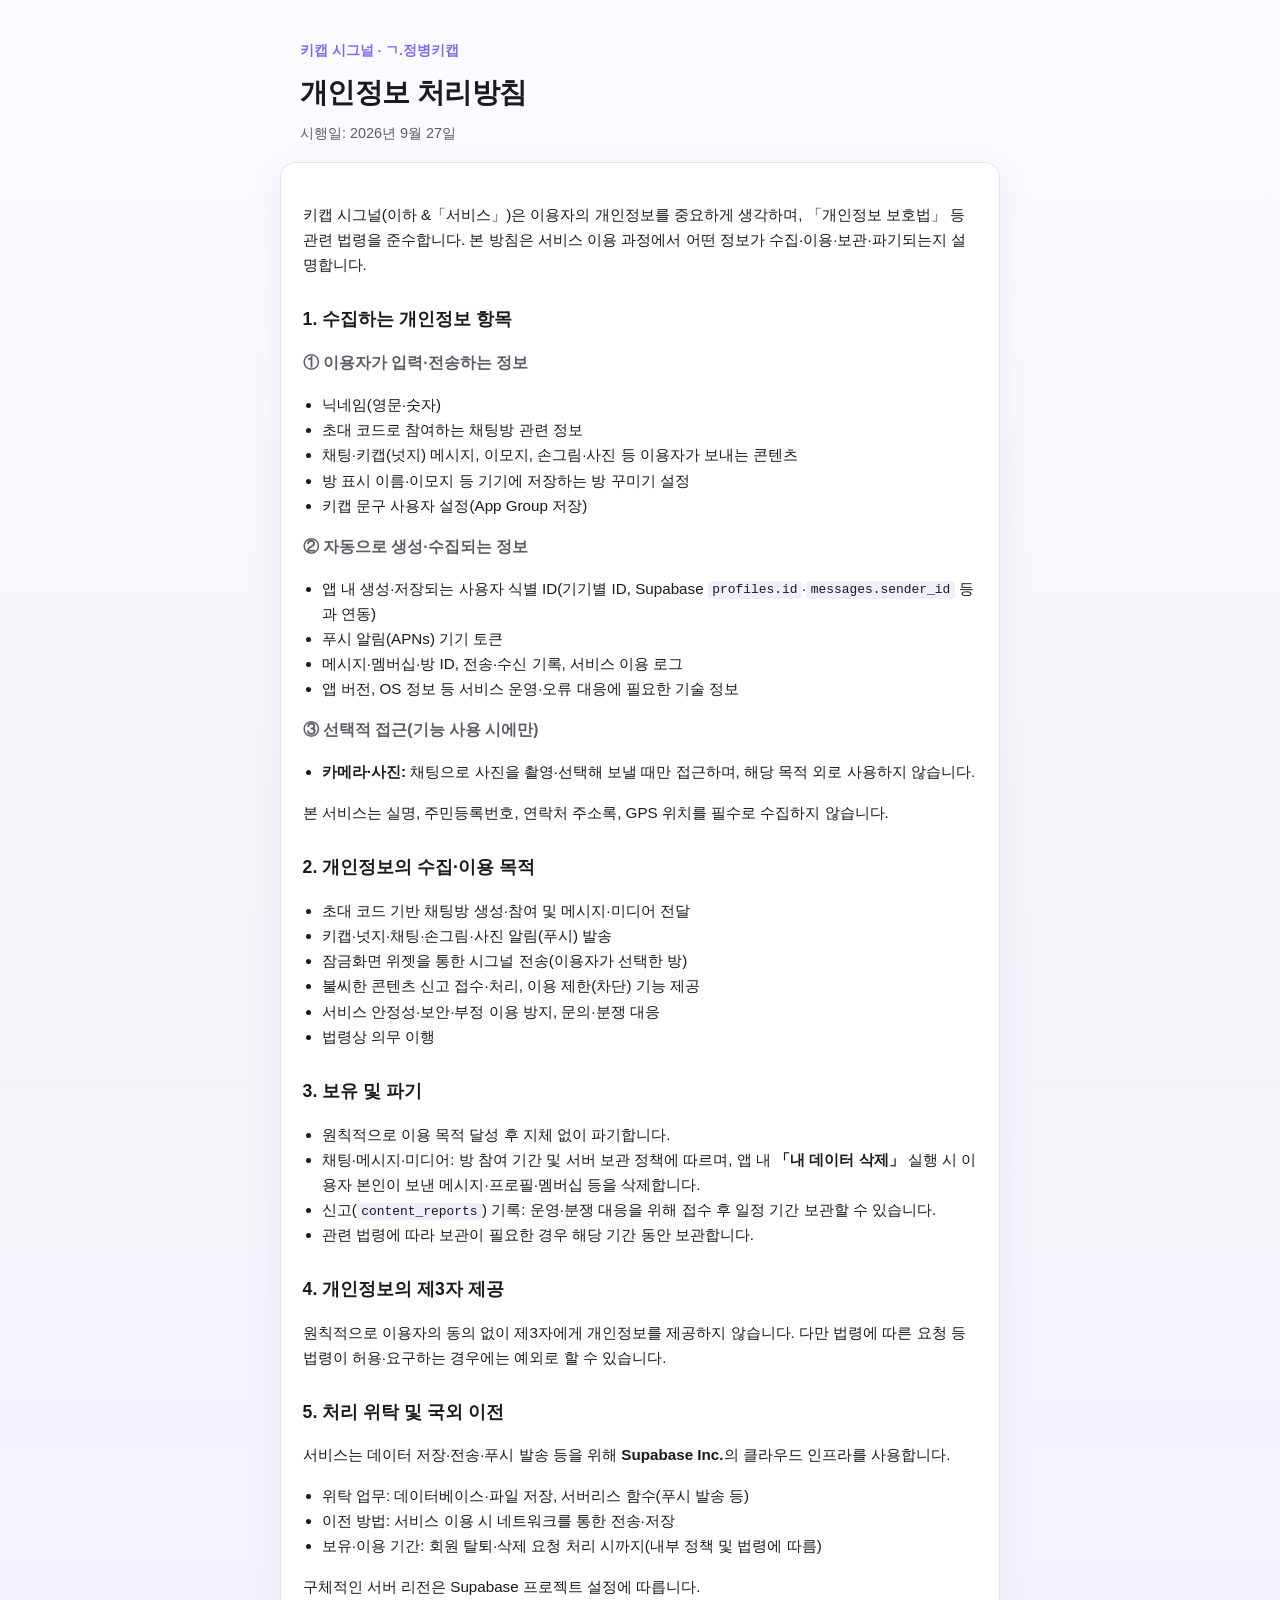
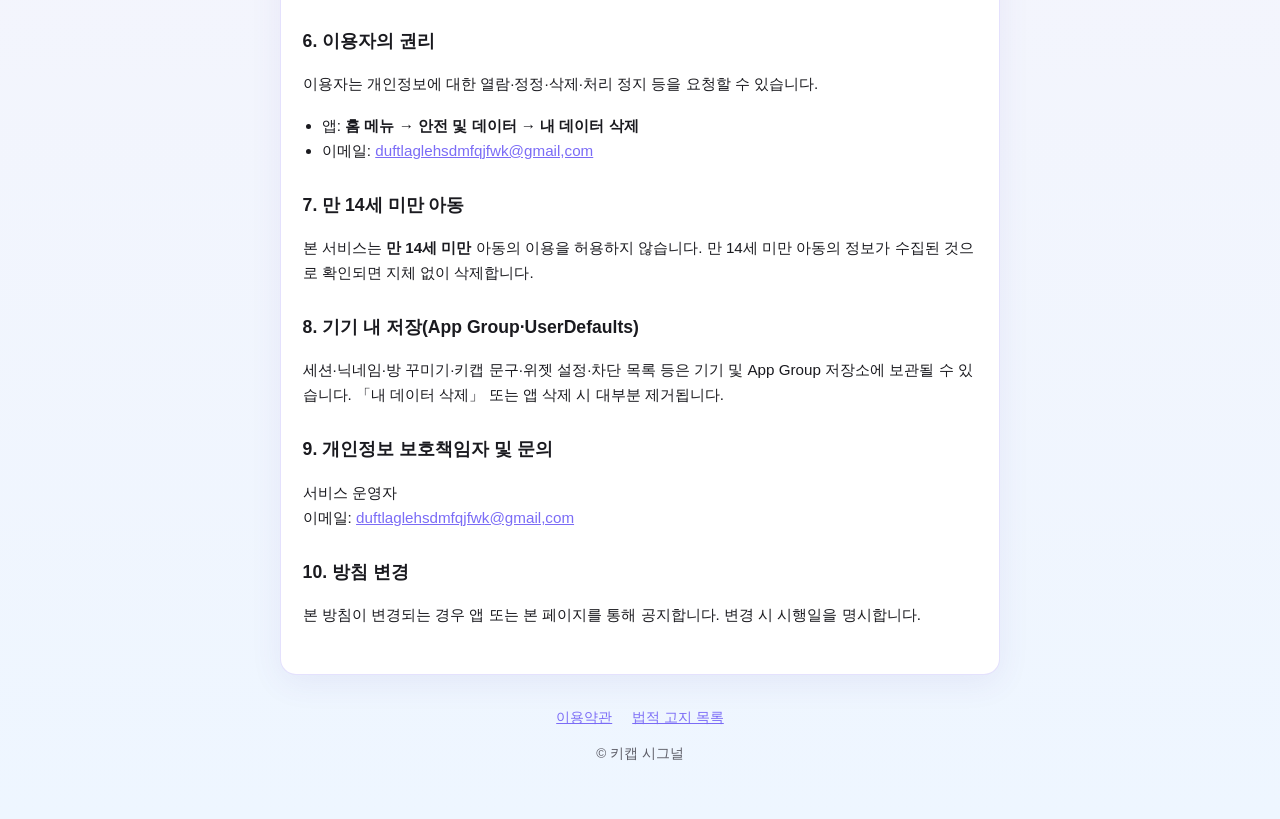
<file: Docs/legal/privacy.html>
<!DOCTYPE html>
<html lang="ko">
<head>
  <meta charset="utf-8">
  <meta name="viewport" content="width=device-width, initial-scale=1">
  <meta name="description" content="키캡 시그널(ㄱ.정병키캡) 개인정보 처리방침">
  <title>개인정보 처리방침 — 키캡 시그널</title>
  <link rel="stylesheet" href="style.css">
</head>
<body>
  <header class="site-header">
    <p class="eyebrow">키캡 시그널 · ㄱ.정병키캡</p>
    <h1>개인정보 처리방침</h1>
    <p class="meta">시행일: 2026년 9월 27일</p>
  </header>

  <main class="content">
    <p>
      키캡 시그널(이하 &「서비스」)은 이용자의 개인정보를 중요하게 생각하며,
      「개인정보 보호법」 등 관련 법령을 준수합니다.
      본 방침은 서비스 이용 과정에서 어떤 정보가 수집·이용·보관·파기되는지 설명합니다.
    </p>

    <h2>1. 수집하는 개인정보 항목</h2>
    <h3>① 이용자가 입력·전송하는 정보</h3>
    <ul>
      <li>닉네임(영문·숫자)</li>
      <li>초대 코드로 참여하는 채팅방 관련 정보</li>
      <li>채팅·키캡(넛지) 메시지, 이모지, 손그림·사진 등 이용자가 보내는 콘텐츠</li>
      <li>방 표시 이름·이모지 등 기기에 저장하는 방 꾸미기 설정</li>
      <li>키캡 문구 사용자 설정(App Group 저장)</li>
    </ul>
    <h3>② 자동으로 생성·수집되는 정보</h3>
    <ul>
      <li>앱 내 생성·저장되는 사용자 식별 ID(기기별 ID, Supabase <code>profiles.id</code>·<code>messages.sender_id</code> 등과 연동)</li>
      <li>푸시 알림(APNs) 기기 토큰</li>
      <li>메시지·멤버십·방 ID, 전송·수신 기록, 서비스 이용 로그</li>
      <li>앱 버전, OS 정보 등 서비스 운영·오류 대응에 필요한 기술 정보</li>
    </ul>
    <h3>③ 선택적 접근(기능 사용 시에만)</h3>
    <ul>
      <li><strong>카메라·사진:</strong> 채팅으로 사진을 촬영·선택해 보낼 때만 접근하며, 해당 목적 외로 사용하지 않습니다.</li>
    </ul>
    <p>본 서비스는 실명, 주민등록번호, 연락처 주소록, GPS 위치를 필수로 수집하지 않습니다.</p>

    <h2>2. 개인정보의 수집·이용 목적</h2>
    <ul>
      <li>초대 코드 기반 채팅방 생성·참여 및 메시지·미디어 전달</li>
      <li>키캡·넛지·채팅·손그림·사진 알림(푸시) 발송</li>
      <li>잠금화면 위젯을 통한 시그널 전송(이용자가 선택한 방)</li>
      <li>불씨한 콘텐츠 신고 접수·처리, 이용 제한(차단) 기능 제공</li>
      <li>서비스 안정성·보안·부정 이용 방지, 문의·분쟁 대응</li>
      <li>법령상 의무 이행</li>
    </ul>

    <h2>3. 보유 및 파기</h2>
    <ul>
      <li>원칙적으로 이용 목적 달성 후 지체 없이 파기합니다.</li>
      <li>채팅·메시지·미디어: 방 참여 기간 및 서버 보관 정책에 따르며, 앱 내 <strong>「내 데이터 삭제」</strong> 실행 시 이용자 본인이 보낸 메시지·프로필·멤버십 등을 삭제합니다.</li>
      <li>신고(<code>content_reports</code>) 기록: 운영·분쟁 대응을 위해 접수 후 일정 기간 보관할 수 있습니다.</li>
      <li>관련 법령에 따라 보관이 필요한 경우 해당 기간 동안 보관합니다.</li>
    </ul>

    <h2>4. 개인정보의 제3자 제공</h2>
    <p>
      원칙적으로 이용자의 동의 없이 제3자에게 개인정보를 제공하지 않습니다.
      다만 법령에 따른 요청 등 법령이 허용·요구하는 경우에는 예외로 할 수 있습니다.
    </p>

    <h2>5. 처리 위탁 및 국외 이전</h2>
    <p>
      서비스는 데이터 저장·전송·푸시 발송 등을 위해 <strong>Supabase Inc.</strong>의 클라우드 인프라를 사용합니다.
    </p>
    <ul>
      <li>위탁 업무: 데이터베이스·파일 저장, 서버리스 함수(푸시 발송 등)</li>
      <li>이전 방법: 서비스 이용 시 네트워크를 통한 전송·저장</li>
      <li>보유·이용 기간: 회원 탈퇴·삭제 요청 처리 시까지(내부 정책 및 법령에 따름)</li>
    </ul>
    <p>구체적인 서버 리전은 Supabase 프로젝트 설정에 따릅니다.</p>

    <h2>6. 이용자의 권리</h2>
    <p>
      이용자는 개인정보에 대한 열람·정정·삭제·처리 정지 등을 요청할 수 있습니다.
    </p>
    <ul>
      <li>앱: <strong>홈 메뉴 → 안전 및 데이터 → 내 데이터 삭제</strong></li>
      <li>이메일: <a id="support-mail" href="mailto:support@example.com">support@example.com</a></li>
    </ul>

    <h2>7. 만 14세 미만 아동</h2>
    <p>
      본 서비스는 <strong>만 14세 미만</strong> 아동의 이용을 허용하지 않습니다.
      만 14세 미만 아동의 정보가 수집된 것으로 확인되면 지체 없이 삭제합니다.
    </p>

    <h2>8. 기기 내 저장(App Group·UserDefaults)</h2>
    <p>
      세션·닉네임·방 꾸미기·키캡 문구·위젯 설정·차단 목록 등은 기기 및 App Group 저장소에 보관될 수 있습니다.
      「내 데이터 삭제」 또는 앱 삭제 시 대부분 제거됩니다.
    </p>

    <h2>9. 개인정보 보호책임자 및 문의</h2>
    <p>
      서비스 운영자<br>
      이메일: <a href="mailto:support@example.com">support@example.com</a>
    </p>

    <h2>10. 방침 변경</h2>
    <p>
      본 방침이 변경되는 경우 앱 또는 본 페이지를 통해 공지합니다.
      변경 시 시행일을 명시합니다.
    </p>
  </main>

  <footer class="site-footer">
    <nav>
      <a href="terms.html">이용약관</a>
      <a href="index.html">법적 고지 목록</a>
    </nav>
    <p class="copy">© 키캡 시그널</p>
  </footer>
  <script src="config.js"></script>
</body>
</html>
</file>
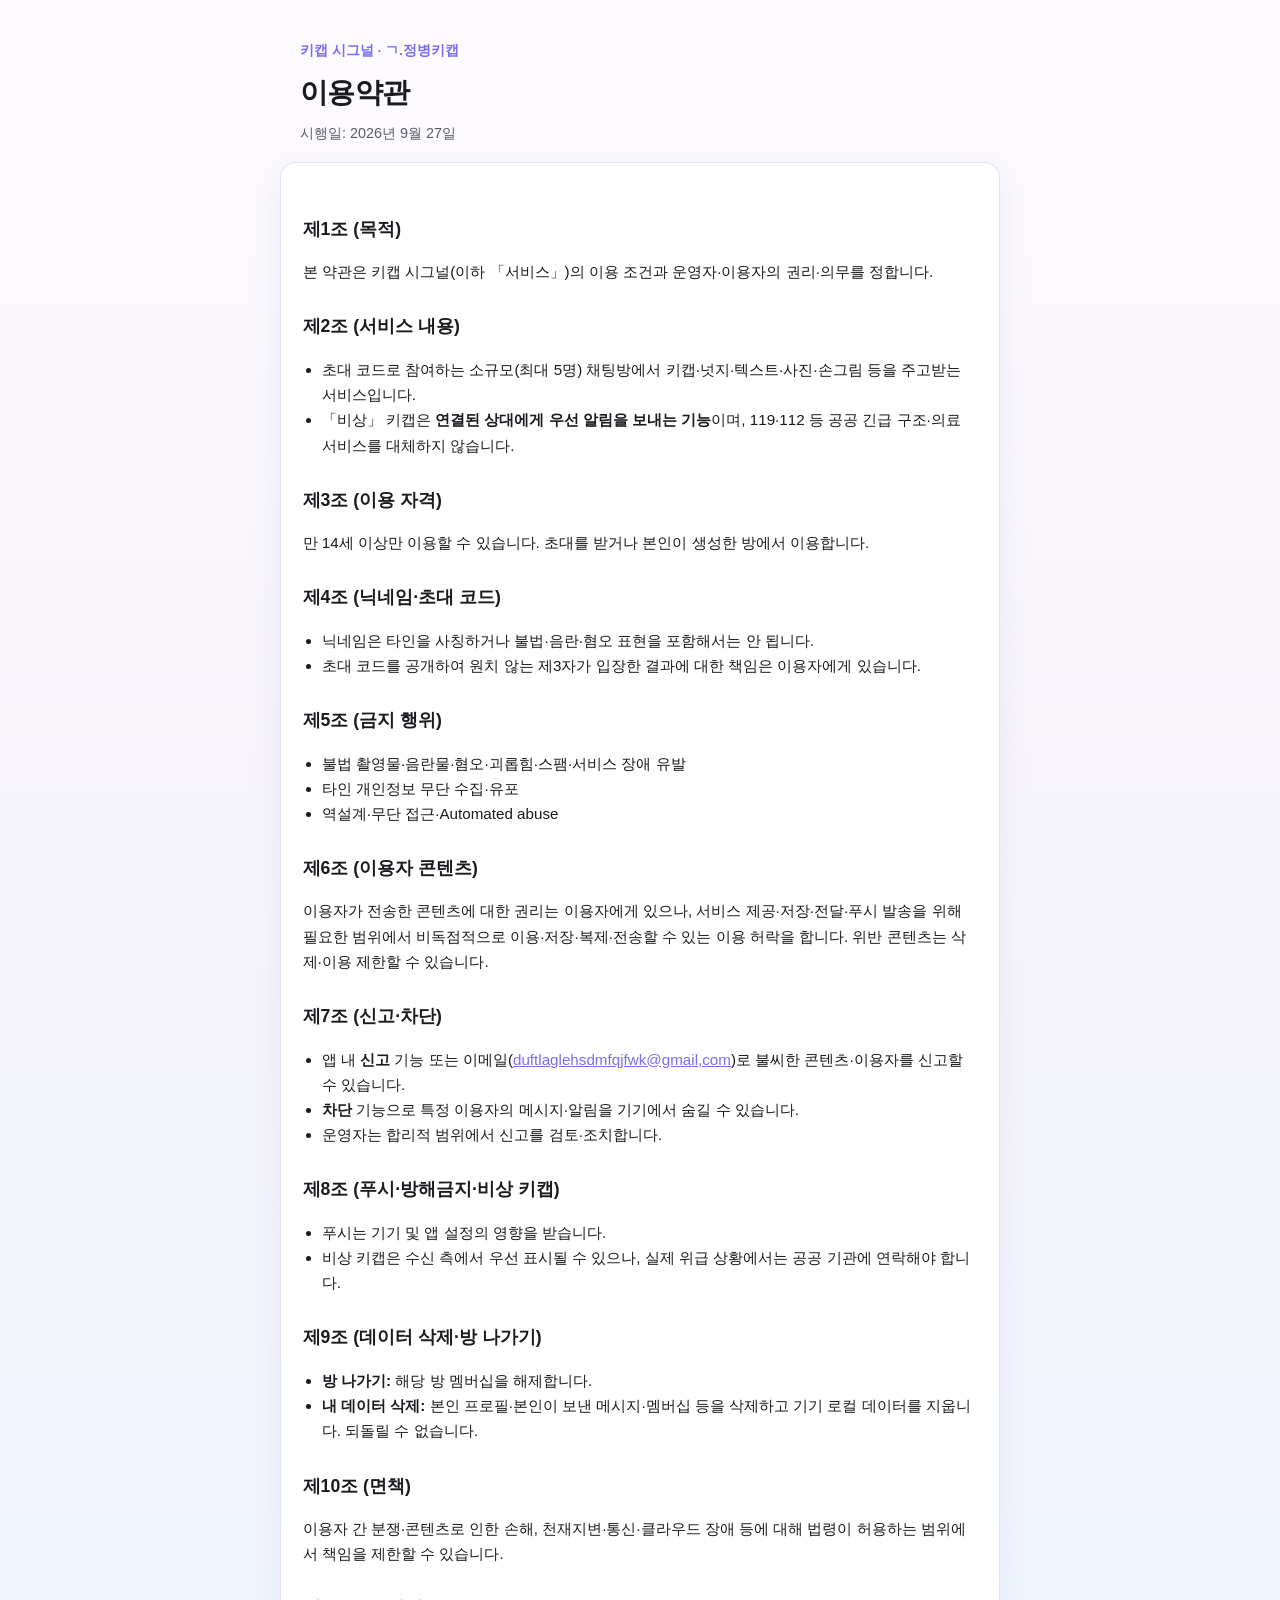
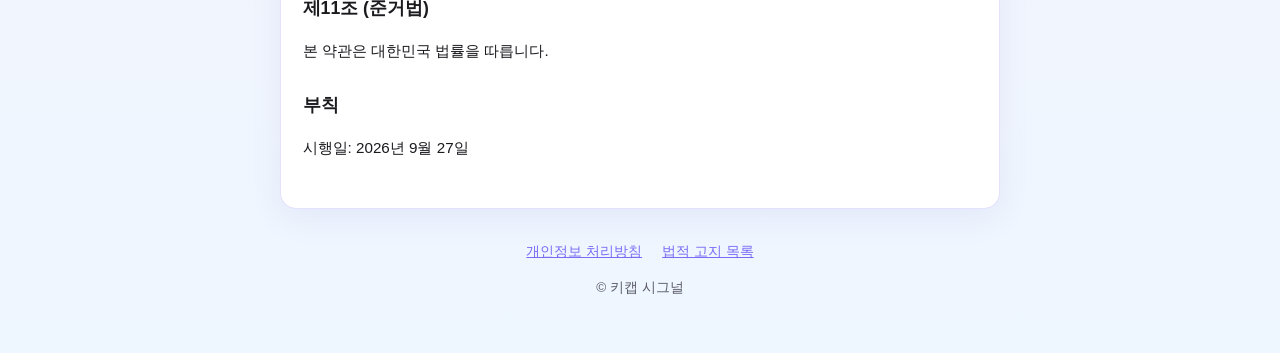
<file: Docs/legal/terms.html>
<!DOCTYPE html>
<html lang="ko">
<head>
  <meta charset="utf-8">
  <meta name="viewport" content="width=device-width, initial-scale=1">
  <meta name="description" content="키캡 시그널(ㄱ.정병키캡) 이용약관">
  <title>이용약관 — 키캡 시그널</title>
  <link rel="stylesheet" href="style.css">
</head>
<body>
  <header class="site-header">
    <p class="eyebrow">키캡 시그널 · ㄱ.정병키캡</p>
    <h1>이용약관</h1>
    <p class="meta">시행일: 2026년 9월 27일</p>
  </header>

  <main class="content">
    <h2>제1조 (목적)</h2>
    <p>본 약관은 키캡 시그널(이하 「서비스」)의 이용 조건과 운영자·이용자의 권리·의무를 정합니다.</p>

    <h2>제2조 (서비스 내용)</h2>
    <ul>
      <li>초대 코드로 참여하는 소규모(최대 5명) 채팅방에서 키캡·넛지·텍스트·사진·손그림 등을 주고받는 서비스입니다.</li>
      <li>「비상」 키캡은 <strong>연결된 상대에게 우선 알림을 보내는 기능</strong>이며, 119·112 등 공공 긴급 구조·의료 서비스를 대체하지 않습니다.</li>
    </ul>

    <h2>제3조 (이용 자격)</h2>
    <p>만 14세 이상만 이용할 수 있습니다. 초대를 받거나 본인이 생성한 방에서 이용합니다.</p>

    <h2>제4조 (닉네임·초대 코드)</h2>
    <ul>
      <li>닉네임은 타인을 사칭하거나 불법·음란·혐오 표현을 포함해서는 안 됩니다.</li>
      <li>초대 코드를 공개하여 원치 않는 제3자가 입장한 결과에 대한 책임은 이용자에게 있습니다.</li>
    </ul>

    <h2>제5조 (금지 행위)</h2>
    <ul>
      <li>불법 촬영물·음란물·혐오·괴롭힘·스팸·서비스 장애 유발</li>
      <li>타인 개인정보 무단 수집·유포</li>
      <li>역설계·무단 접근·Automated abuse</li>
    </ul>

    <h2>제6조 (이용자 콘텐츠)</h2>
    <p>
      이용자가 전송한 콘텐츠에 대한 권리는 이용자에게 있으나,
      서비스 제공·저장·전달·푸시 발송을 위해 필요한 범위에서 비독점적으로 이용·저장·복제·전송할 수 있는 이용 허락을 합니다.
      위반 콘텐츠는 삭제·이용 제한할 수 있습니다.
    </p>

    <h2>제7조 (신고·차단)</h2>
    <ul>
      <li>앱 내 <strong>신고</strong> 기능 또는 이메일(<a href="mailto:support@example.com">support@example.com</a>)로 불씨한 콘텐츠·이용자를 신고할 수 있습니다.</li>
      <li><strong>차단</strong> 기능으로 특정 이용자의 메시지·알림을 기기에서 숨길 수 있습니다.</li>
      <li>운영자는 합리적 범위에서 신고를 검토·조치합니다.</li>
    </ul>

    <h2>제8조 (푸시·방해금지·비상 키캡)</h2>
    <ul>
      <li>푸시는 기기 및 앱 설정의 영향을 받습니다.</li>
      <li>비상 키캡은 수신 측에서 우선 표시될 수 있으나, 실제 위급 상황에서는 공공 기관에 연락해야 합니다.</li>
    </ul>

    <h2>제9조 (데이터 삭제·방 나가기)</h2>
    <ul>
      <li><strong>방 나가기:</strong> 해당 방 멤버십을 해제합니다.</li>
      <li><strong>내 데이터 삭제:</strong> 본인 프로필·본인이 보낸 메시지·멤버십 등을 삭제하고 기기 로컬 데이터를 지웁니다. 되돌릴 수 없습니다.</li>
    </ul>

    <h2>제10조 (면책)</h2>
    <p>
      이용자 간 분쟁·콘텐츠로 인한 손해, 천재지변·통신·클라우드 장애 등에 대해
      법령이 허용하는 범위에서 책임을 제한할 수 있습니다.
    </p>

    <h2>제11조 (준거법)</h2>
    <p>본 약관은 대한민국 법률을 따릅니다.</p>

    <h2>부칙</h2>
    <p>시행일: 2026년 9월 27일</p>
  </main>

  <footer class="site-footer">
    <nav>
      <a href="privacy.html">개인정보 처리방침</a>
      <a href="index.html">법적 고지 목록</a>
    </nav>
    <p class="copy">© 키캡 시그널</p>
  </footer>
  <script src="config.js"></script>
</body>
</html>
</file>
<file: legal/style.css>
:root {
  color-scheme: light;
  --bg: #eef6fc;
  --card: #ffffff;
  --text: #000000;
  --muted: #000000;
  --accent: #0d52b8;
  --border: #000000;
}

* {
  box-sizing: border-box;
}

body {
  margin: 0;
  font-family: -apple-system, BlinkMacSystemFont, "Apple SD Gothic Neo", "Noto Sans KR", sans-serif;
  line-height: 1.65;
  color: var(--text);
  background: linear-gradient(180deg, #f8fcff 0%, var(--bg) 40%, #e8f4fc 100%);
  min-height: 100vh;
}

.site-header,
.content,
.site-footer {
  max-width: 720px;
  margin: 0 auto;
  padding: 0 1.25rem;
}

.site-header {
  padding-top: 2.5rem;
  padding-bottom: 1rem;
}

.eyebrow {
  font-size: 0.85rem;
  color: var(--accent);
  font-weight: 600;
  margin: 0 0 0.5rem;
}

h1 {
  font-size: 1.75rem;
  margin: 0 0 0.35rem;
  letter-spacing: -0.02em;
}

.meta {
  color: var(--muted);
  font-size: 0.9rem;
  margin: 0;
}

.content {
  background: var(--card);
  border: 1px solid var(--border);
  border-radius: 16px;
  padding: 1.5rem 1.35rem 2rem;
  box-shadow: 0 8px 32px rgba(70, 130, 180, 0.08);
  margin-bottom: 2rem;
}

.content h2 {
  font-size: 1.1rem;
  margin-top: 1.75rem;
  margin-bottom: 0.65rem;
}

.content h3 {
  font-size: 0.98rem;
  margin-top: 1rem;
  margin-bottom: 0.4rem;
  color: var(--muted);
}

.content p,
.content li {
  font-size: 0.95rem;
}

.content ul {
  padding-left: 1.2rem;
}

.content code {
  font-size: 0.85em;
  background: #e8f2fa;
  padding: 0.1em 0.35em;
  border-radius: 4px;
}

a {
  color: var(--accent);
}

.site-footer {
  padding-bottom: 2.5rem;
  text-align: center;
  color: var(--muted);
  font-size: 0.85rem;
}

.site-footer nav {
  display: flex;
  justify-content: center;
  gap: 1.25rem;
  margin-bottom: 0.75rem;
}

.card-list {
  list-style: none;
  padding: 0;
  display: grid;
  gap: 0.75rem;
}

.card-list a {
  display: block;
  padding: 1rem 1.1rem;
  background: var(--card);
  border: 1px solid var(--border);
  border-radius: 12px;
  text-decoration: none;
  color: var(--text);
  font-weight: 600;
  box-shadow: 0 4px 16px rgba(70, 130, 180, 0.06);
}

.card-list a span {
  display: block;
  font-weight: 400;
  font-size: 0.85rem;
  color: var(--muted);
  margin-top: 0.25rem;
}

.ledger-intro {
  margin-top: 0;
  line-height: 1.7;
}

.ledger-scroll {
  overflow-x: auto;
  margin: 1.25rem 0 0.75rem;
  border: 1px solid var(--border);
  border-radius: 12px;
  background: #fafcff;
}

.ledger-table {
  width: 100%;
  min-width: 520px;
  border-collapse: collapse;
  font-size: 0.92rem;
}

.ledger-table th,
.ledger-table td {
  border: 1px solid var(--border);
  padding: 0.65rem 0.75rem;
  vertical-align: top;
  text-align: left;
}

.ledger-table thead th {
  background: #e8f2fa;
  font-weight: 700;
  white-space: nowrap;
}

.ledger-table tbody td {
  background: #fff;
  min-height: 2.2rem;
}

.ledger-table tbody td:empty::before {
  content: "\00a0";
}

.ledger-table td.ledger-num {
  font-variant-numeric: tabular-nums;
  text-align: right;
  min-width: 6.5rem;
}

.ledger-table td[contenteditable="true"]:focus {
  outline: 2px solid var(--accent);
  outline-offset: -2px;
  background: #fffef8;
}

.ledger-footnote {
  font-size: 0.82rem;
  color: var(--muted);
  background: #f0f6fb;
  line-height: 1.55;
}

.ledger-hint {
  font-size: 0.85rem;
  color: var(--muted);
  margin-bottom: 0;
}
</file>
<file: Docs/legal/style.css>
:root {
  color-scheme: light;
  --bg: #f7f4fb;
  --card: #ffffff;
  --text: #1a1a1f;
  --muted: #5c5c66;
  --accent: #7b6cf6;
  --border: rgba(123, 108, 246, 0.2);
}

* {
  box-sizing: border-box;
}

body {
  margin: 0;
  font-family: -apple-system, BlinkMacSystemFont, "Apple SD Gothic Neo", "Noto Sans KR", sans-serif;
  line-height: 1.65;
  color: var(--text);
  background: linear-gradient(180deg, #fdfbff 0%, var(--bg) 40%, #eef6ff 100%);
  min-height: 100vh;
}

.site-header,
.content,
.site-footer {
  max-width: 720px;
  margin: 0 auto;
  padding: 0 1.25rem;
}

.site-header {
  padding-top: 2.5rem;
  padding-bottom: 1rem;
}

.eyebrow {
  font-size: 0.85rem;
  color: var(--accent);
  font-weight: 600;
  margin: 0 0 0.5rem;
}

h1 {
  font-size: 1.75rem;
  margin: 0 0 0.35rem;
  letter-spacing: -0.02em;
}

.meta {
  color: var(--muted);
  font-size: 0.9rem;
  margin: 0;
}

.content {
  background: var(--card);
  border: 1px solid var(--border);
  border-radius: 16px;
  padding: 1.5rem 1.35rem 2rem;
  box-shadow: 0 8px 32px rgba(90, 70, 160, 0.08);
  margin-bottom: 2rem;
}

.content h2 {
  font-size: 1.1rem;
  margin-top: 1.75rem;
  margin-bottom: 0.65rem;
}

.content h3 {
  font-size: 0.98rem;
  margin-top: 1rem;
  margin-bottom: 0.4rem;
  color: var(--muted);
}

.content p,
.content li {
  font-size: 0.95rem;
}

.content ul {
  padding-left: 1.2rem;
}

.content code {
  font-size: 0.85em;
  background: #f0eef8;
  padding: 0.1em 0.35em;
  border-radius: 4px;
}

a {
  color: var(--accent);
}

.site-footer {
  padding-bottom: 2.5rem;
  text-align: center;
  color: var(--muted);
  font-size: 0.85rem;
}

.site-footer nav {
  display: flex;
  justify-content: center;
  gap: 1.25rem;
  margin-bottom: 0.75rem;
}

.card-list {
  list-style: none;
  padding: 0;
  display: grid;
  gap: 0.75rem;
}

.card-list a {
  display: block;
  padding: 1rem 1.1rem;
  background: var(--card);
  border: 1px solid var(--border);
  border-radius: 12px;
  text-decoration: none;
  color: var(--text);
  font-weight: 600;
  box-shadow: 0 4px 16px rgba(90, 70, 160, 0.06);
}

.card-list a span {
  display: block;
  font-weight: 400;
  font-size: 0.85rem;
  color: var(--muted);
  margin-top: 0.25rem;
}
</file>
